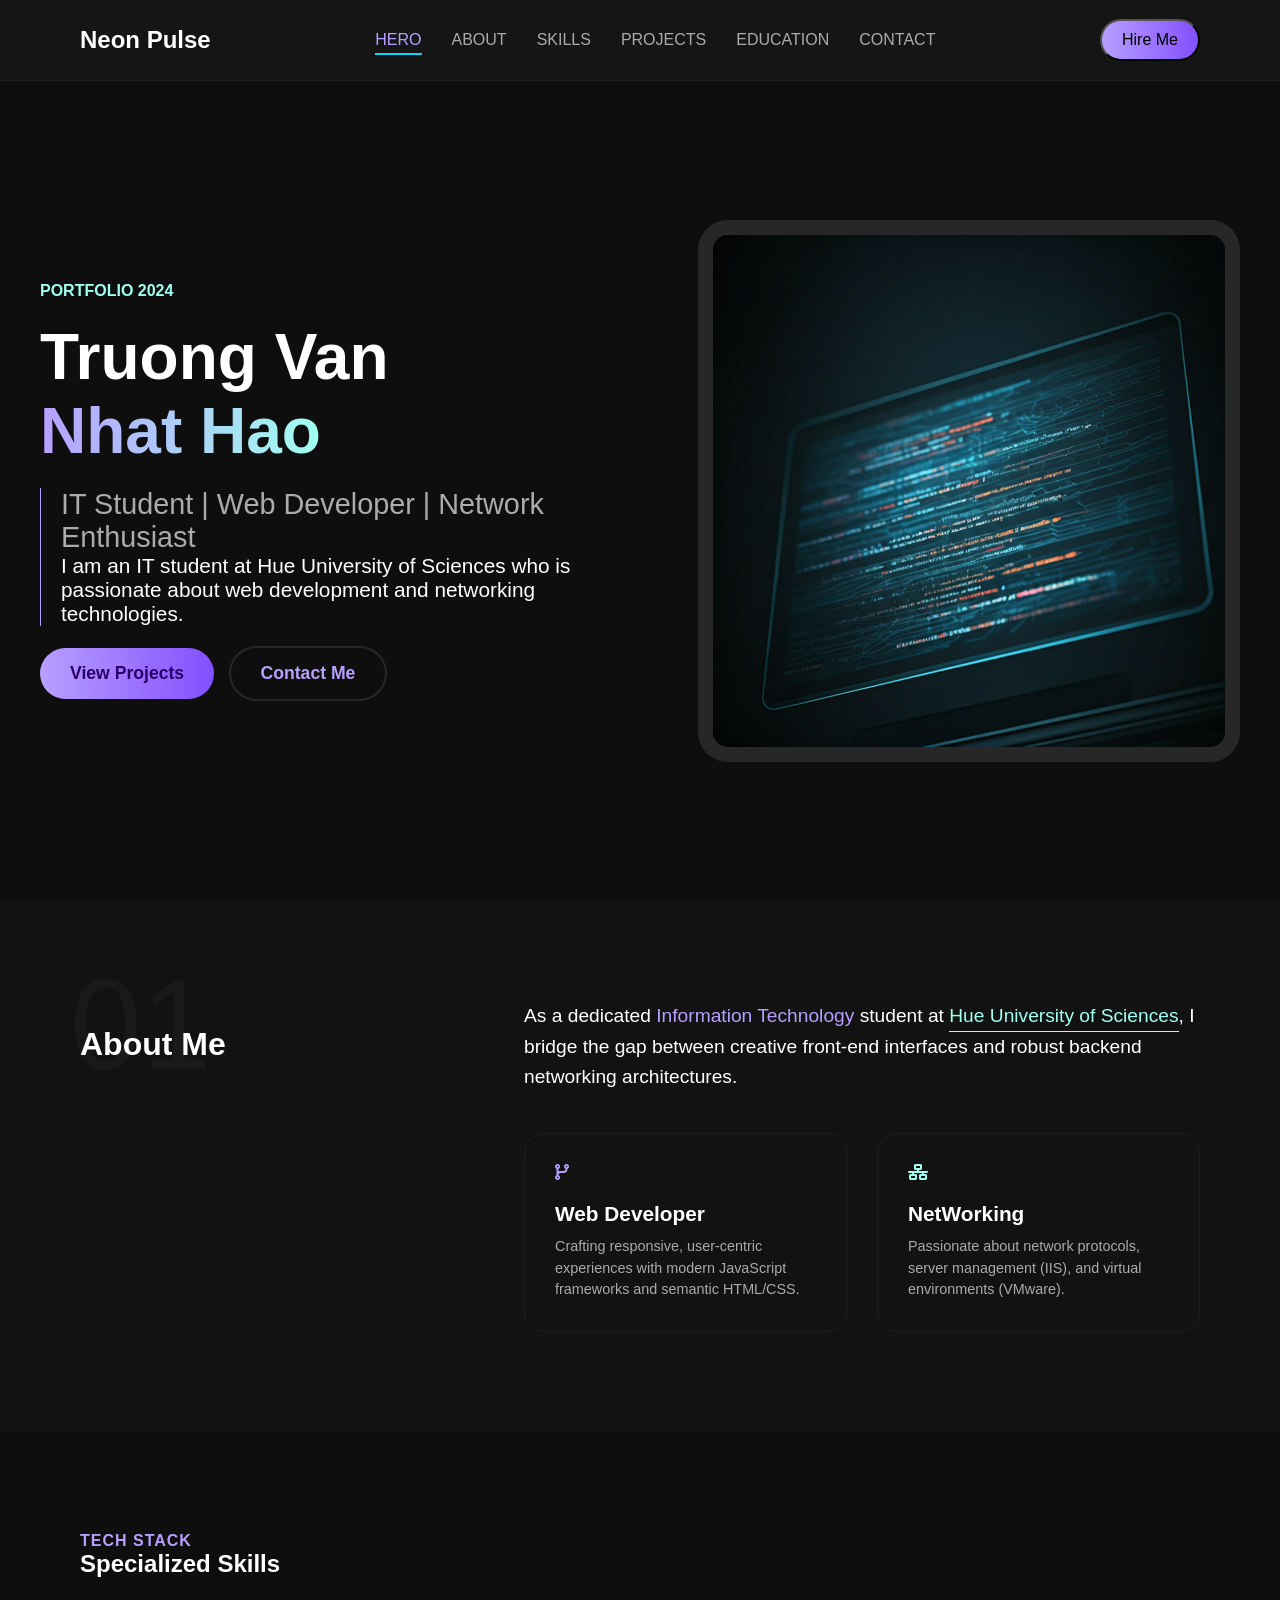
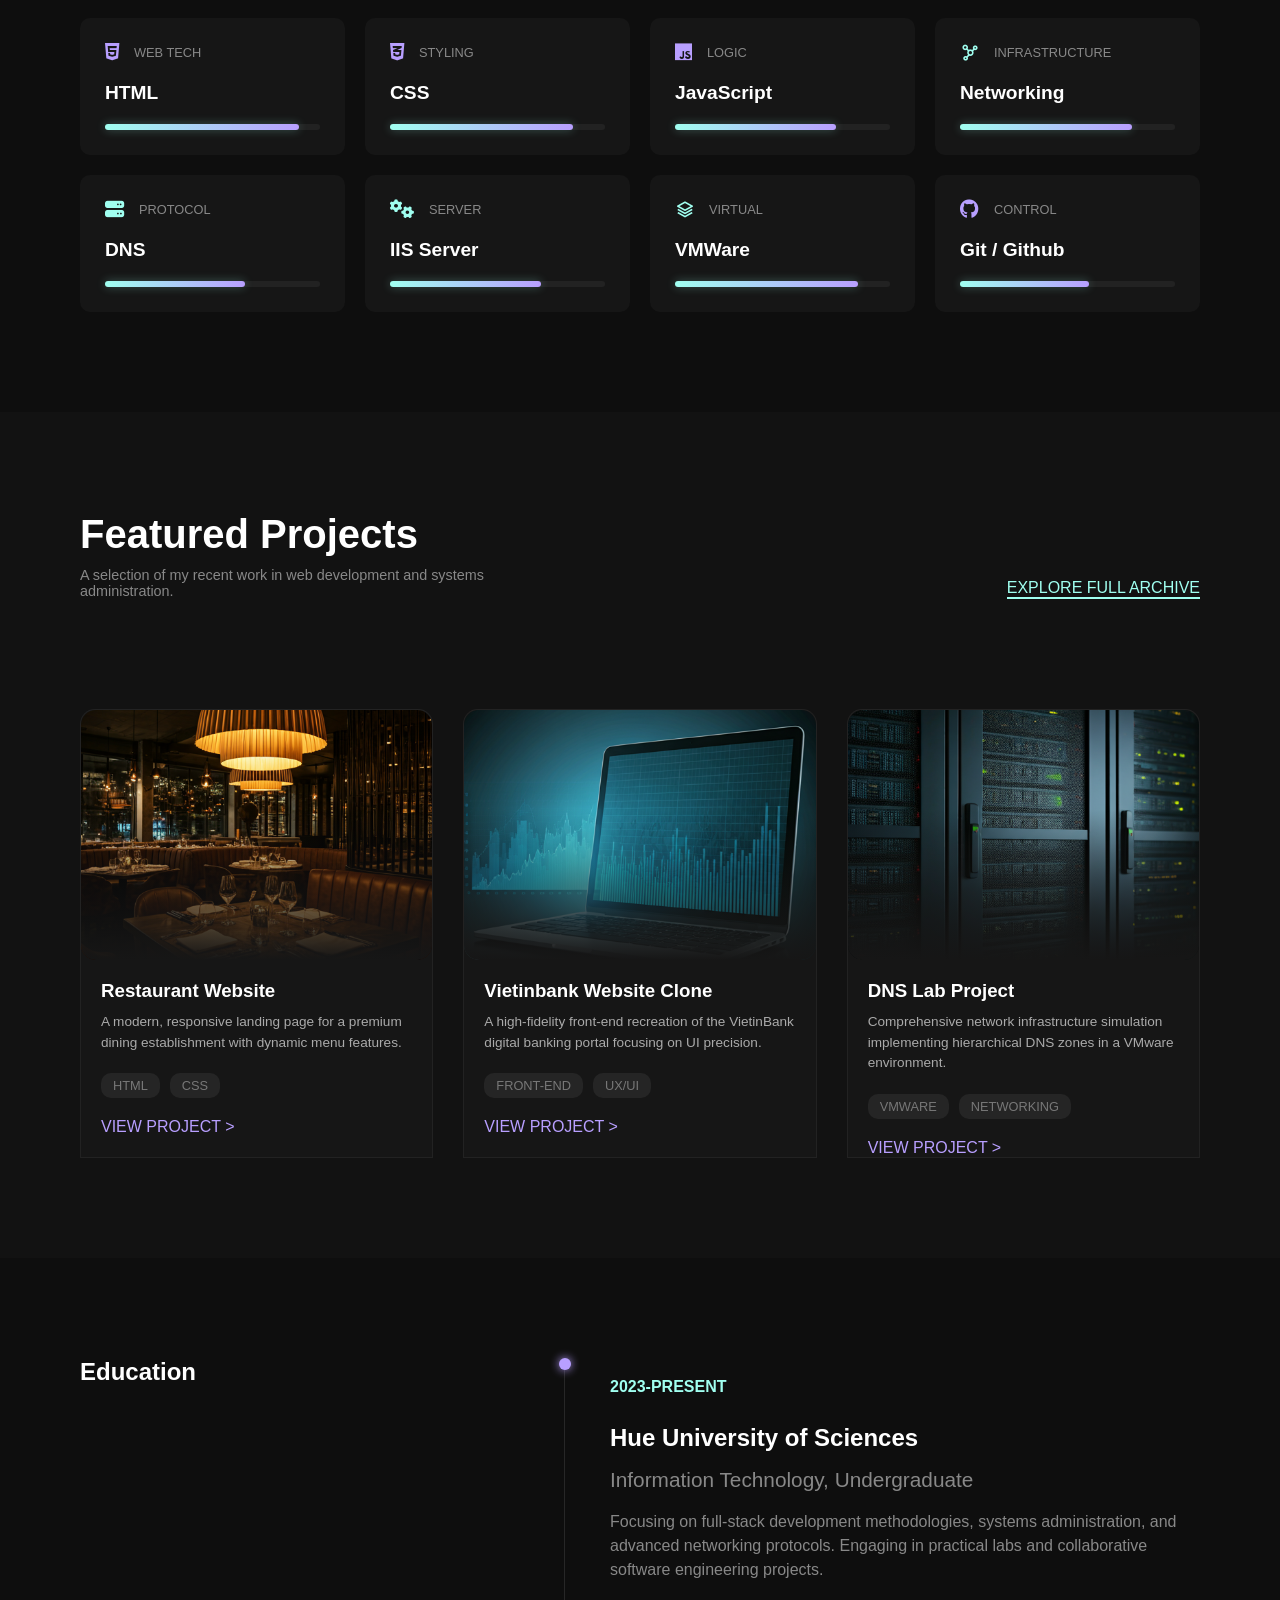
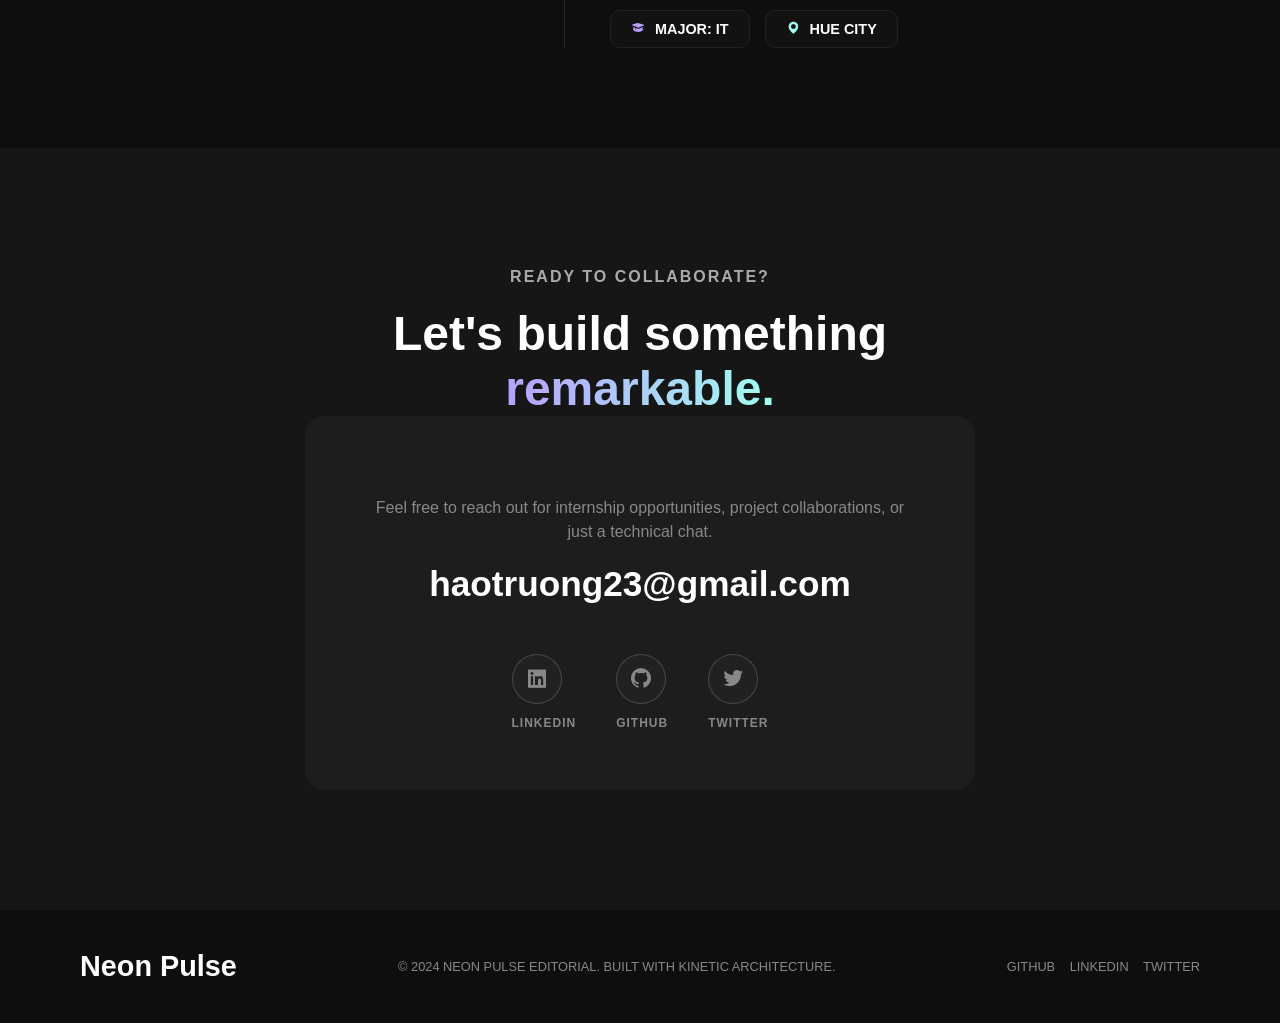
<file: index.html>
<!DOCTYPE html>
<html lang="en">

<head>
    <meta charset="UTF-8">
    <meta name="viewport" content="width=device-width, initial-scale=1.0">
    <link rel="stylesheet" href="assets/css/style.css">
    <link href='https://unpkg.com/boxicons@2.1.4/css/boxicons.min.css' rel='stylesheet'>
    <link rel="stylesheet" href="https://cdnjs.cloudflare.com/ajax/libs/font-awesome/6.5.1/css/all.min.css">
    <title>Document</title>
</head>

<body>
    <header class="header">
        <div class="header__container">
            <div class="header__logo">
                <a href="#" class="logo">Neon<span> Pulse</span></a>
            </div>
            <div class="header__menu">
                <ul class="menu__list">
                    <li class="menu__items"><a
                            style="color:#b89fff ; border-bottom: 2px solid rgb(11, 213, 248); padding-bottom: 5px;"
                            href="#">HERO</a></li>
                    <li class="menu__items"><a href="#">ABOUT</a></li>
                    <li class="menu__items"><a href="#">SKILLS</a></li>
                    <li class="menu__items"><a href="#">PROJECTS</a></li>
                    <li class="menu__items"><a href="#">EDUCATION</a></li>
                    <li class="menu__items"><a href="#">CONTACT</a></li>
                </ul>
            </div>
            <div class="header__action">
                <button class="action__hire">Hire Me</button>
            </div>
        </div>
    </header>
    <main class="main">
        <section class="hero">
            <div class="hero__container">
                <div class="hero__content">
                    <span class="hero__label">PORTFOLIO 2024</span>
                    <h1 class="hero__title"> Truong Van<br>
                        <span class="hero__tile__text">Nhat Hao</span>
                    </h1>
                    <div class="line-horizontal">
                        <p class="hero__subtitle">IT Student | Web Developer | Network Enthusiast</p>
                        <p class="hero__description">
                            I am an IT student at Hue University of Sciences who is passionate about web development and
                            networking technologies.
                        </p>
                    </div>

                    <div class="hero__actions">
                        <button class="action__view-projects">View Projects</button>
                        <button class="action__contact">Contact Me</button>
                    </div>
                </div>
                <div class="hero__visual">
                    <div class="visual__content">
                        <div class="visual__items">
                            <img src="assets/css/images/anh4.png" alt="Profile Image" class="visual__image">
                            <div class="status">
                                <span class="dot"></span>
                                AVAILABLE FOR INTERNSHIPS
                            </div>
                        </div>
                    </div>
                </div>
            </div>
        </section>
        <section class="about">
            <div class="about__container">
                <div class="about__left">
                    <span class="number">01</span>
                    <h1 class="about__title">About Me</h1>
                </div>
                <div class="about__right">
                    <p class="intro">As a dedicated <span style="color: #b89fff;">Information Technology</span> student
                        at
                        <span style="color: #a0fff0; border-bottom: 1px solid #a0fff0; padding-bottom: 5px;">Hue
                            University of Sciences</span>, I bridge the gap between creative
                        front-end interfaces and robust backend networking architectures.
                    </p>
                    <div class="about__exp">
                        <div class="exp__web-dev">
                            <div class="icon">
                                <i class="fa-solid fa-code-branch"></i>
                            </div>
                            <h3>Web Developer</h3>
                            <p>Crafting responsive, user-centric experiences with modern JavaScript frameworks and
                                semantic HTML/CSS.</p>
                        </div>
                        <div class="exp__networking">
                            <div class="icon">
                                <i class="fa-solid fa-network-wired"></i>
                            </div>
                            <h3>NetWorking</h3>
                            <p>Passionate about network protocols, server management (IIS), and virtual environments
                                (VMware).</p>
                        </div>
                    </div>
                </div>
            </div>
        </section>
        <section class="skill">
            <div class="skill__container">
                <span style="color: #b89fff; font-weight: bold; letter-spacing: 1px;">TECH STACK</span>
                <h1 class="skill__title">Specialized Skills</h1>

                <div class="skill__grid">
                    <div class="skill__items">
                        <div class="skill__items-header">
                            <i class="fa-brands fa-html5 purple-icon"></i>
                            <span class="skill__type">WEB TECH</span>
                        </div>
                        <h3>HTML</h3>
                        <div class="skill-progress">
                            <div class="progress-fill" style="width: 90%;"></div>
                        </div>
                    </div>

                    <div class="skill__items">
                        <div class="skill__items-header">
                            <i class="fa-brands fa-css3-alt purple-icon"></i>
                            <span class="skill__type">STYLING</span>
                        </div>
                        <h3>CSS</h3>
                        <div class="skill-progress">
                            <div class="progress-fill" style="width: 85%;"></div>
                        </div>
                    </div>

                    <div class="skill__items">
                        <div class="skill__items-header">
                            <i class="fa-brands fa-js purple-icon"></i>
                            <span class="skill__type">LOGIC</span>
                        </div>
                        <h3>JavaScript</h3>
                        <div class="skill-progress">
                            <div class="progress-fill" style="width: 75%;"></div>
                        </div>
                    </div>

                    <div class="skill__items">
                        <div class="skill__items-header">
                            <i class='bx bx-network-chart green-icon'></i>
                            <span class="skill__type">INFRASTRUCTURE</span>
                        </div>
                        <h3>Networking</h3>
                        <div class="skill-progress">
                            <div class="progress-fill" style="width: 80%;"></div>
                        </div>
                    </div>

                    <div class="skill__items">
                        <div class="skill__items-header">
                            <i class="fa-solid fa-server green-icon"></i>
                            <span class="skill__type">PROTOCOL</span>
                        </div>
                        <h3>DNS</h3>
                        <div class="skill-progress">
                            <div class="progress-fill" style="width: 65%;"></div>
                        </div>
                    </div>

                    <div class="skill__items">
                        <div class="skill__items-header">
                            <i class="fa-solid fa-gears green-icon"></i>
                            <span class="skill__type">SERVER</span>
                        </div>
                        <h3>IIS Server</h3>
                        <div class="skill-progress">
                            <div class="progress-fill" style="width: 70%;"></div>
                        </div>
                    </div>

                    <div class="skill__items">
                        <div class="skill__items-header">
                            <i class='bx bx-layer green-icon'></i>
                            <span class="skill__type">VIRTUAL</span>
                        </div>
                        <h3>VMWare</h3>
                        <div class="skill-progress">
                            <div class="progress-fill" style="width: 85%;"></div>
                        </div>
                    </div>

                    <div class="skill__items">
                        <div class="skill__items-header">
                            <i class="fa-brands fa-github purple-icon"></i>
                            <span class="skill__type">CONTROL</span>
                        </div>
                        <h3>Git / Github</h3>
                        <div class="skill-progress">
                            <div class="progress-fill" style="width: 60%;"></div>
                        </div>
                    </div>

                </div>
            </div>
        </section>
        <section class="project">
            <div class="project__container">
                <div class="project__header">
                    <div class="header__left">
                        <h1>Featured Projects</h1>
                        <p>A selection of my recent work in web development and systems administration.</p>
                    </div>
                    <a href="#" class="active__explore">EXPLORE FULL ARCHIVE</a>
                </div>
                <div class="project__grid">
                    <div class="project__items">
                        <div class="items__images">
                            <img src="assets/css/images/anh3.png" alt="">
                        </div>
                        <div class="text">
                            <h3>Restaurant Website</h3>
                            <p>
                                A modern, responsive landing page for a premium dining establishment with dynamic menu
                                features.
                            </p>
                        </div>
                        <div class="project__skills">
                            <span>HTML</span>
                            <span>CSS</span>
                        </div>
                        <a href="#">VIEW PROJECT ></a>
                    </div>
                    <div class="project__items">
                        <div class="items__images">
                            <img src="assets/css/images/anh2.png" alt="">
                        </div>
                        <div class="text">
                            <h3>Vietinbank Website Clone</h3>
                            <p>
                                A high-fidelity front-end recreation of the VietinBank digital banking portal focusing
                                on UI
                                precision.
                            </p>
                        </div>
                        <div class="project__skills">
                            <span>FRONT-END</span>
                            <span>UX/UI</span>
                        </div>
                        <a href="#">VIEW PROJECT ></a>
                    </div>
                    <div class="project__items">
                        <div class="items__images">
                            <img src="assets/css/images/anh1.png" alt="">
                        </div>
                        <div class="text">
                            <h3>DNS Lab Project</h3>
                            <p>
                                Comprehensive network infrastructure simulation implementing hierarchical DNS zones in a
                                VMware environment.
                            </p>
                        </div>
                        <div class="project__skills">
                            <span>VMWARE</span>
                            <span>NETWORKING</span>
                        </div>
                        <a href="#">VIEW PROJECT ></a>
                    </div>
                </div>
            </div>
        </section>
        <section class="education">
            <div class="edu__container">
                <div class="edu__left">
                    <h1>Education</h1>
                </div>

                <div class="edu__right">

                    <div class="edu__item">
                        <div class="dot"></div>
                        <div class="edu__content">
                            <span class="edu__date">2023-PRESENT</span>
                            <h2 class="edu__school">Hue University of Sciences</h2>
                            <p class="edu-degree">Information Technology, Undergraduate</p>

                            <p class="edu-description">
                                Focusing on full-stack development methodologies, systems administration,
                                and advanced networking protocols. Engaging in practical labs and
                                collaborative software engineering projects.
                            </p>

                            <div class="edu-tags">
                                <span class="edu-tag">
                                    <i class='bx bxs-graduation' style="color: #b89fff;"></i> MAJOR: IT
                                </span>
                                <span class="edu-tag">
                                    <i class='bx bxs-map' style="color: #a0fff0;"></i> HUE CITY
                                </span>
                            </div>
                        </div>
                    </div>
                </div>
            </div>
        </section>
        <section class="contact">
            <div class="contact__container">
                <span class="contact__label">READY TO COLLABORATE?</span>
                <h1 class="contact__title">
                    Let's build something <br> <span class="highlight">remarkable.</span>
                </h1>
                <div class="contact__content">
                    <p class="text">
                        Feel free to reach out for internship opportunities, project collaborations,
                        or just a technical chat.
                    </p>
                    <a href="#" class="email">haotruong23@gmail.com</a>
                    <div class="contact__socials">
                        <a href="#" class="social__icon">
                            <i class='bx bxl-linkedin-square' icon></i>
                            <span>LINKEDIN</span>
                        </a>
                        <a href="#" class="social__icon">
                            <i class='bx bxl-github'></i>
                            <span>GITHUB</span>
                        </a>
                        <a href="#" class="social__icon">
                            <i class='bx bxl-twitter'></i>
                            <span>TWITTER</span>
                        </a>
                    </div>
                </div>
            </div>
        </section>
    </main>
    <footer class="footer">
        <div class="footer__container">
            <div class="footer__logo">
                <h1> Neon Pulse</h1>
            </div>

            <div class="footer__text">
                © 2024 NEON PULSE EDITORIAL. BUILT WITH KINETIC ARCHITECTURE.
            </div>

            <div class="footer__links">
                <a href="#" class="footer__link">GITHUB</a>
                <a href="#" class="footer__link">LINKEDIN</a>
                <a href="#" class="footer__link">TWITTER</a>
            </div>
        </div>
    </footer>
</body>

</html>
</file>
<file: assets/css/style.css>
:root {
    --bg-main: #0e0e0e;
    --primary-gradient: linear-gradient(90deg, #b89fff, #834fff);
    --accent: #a0fff0;
    --text-muted: #adaaaa;
    --glass-bg: rgba(26, 26, 26, 0.6);
}

* {
    margin: 0;
    padding: 0;
    box-sizing: border-box;
    font-family: 'Space Grotesk', sans-serif;
}

body {
    overflow-x: hidden;
    background-color: var(--bg-main);
    color: #fff;
    height: 200vh;
}

.header {
    background: var(--glass-bg);
    border-bottom: 1px solid rgba(255, 255, 255, 0.05);
}

.header__container {
    max-width: 1200px;
    margin: 0 auto;
    padding: 0 40px;
    height: 80px;
    display: flex;
    justify-content: space-between;
    align-items: center;
}

.logo {
    font-family: 'Space Grotesk', sans-serif;
    color: #fff;
    font-size: 1.5rem;
    font-weight: 700;
}

.header__container a {
    text-decoration: none;
}

.header__container ul {
    list-style: none;
}

.menu__list {
    display: flex;
    gap: 30px;
}

.menu__items a {
    color: var(--text-muted);
    font-size: 1rem;
}

.action__hire {
    background: var(--primary-gradient);
    padding: 10px 20px;
    border-radius: 50px;
    cursor: pointer;
    font-size: 1rem;
}

.hero {
    min-height: calc(100vh - 80px);
    display: flex;
    align-items: center;
    padding: 60px 40px;
    background-color: #0e0e0e;
}

.hero__container {
    max-width: 1200px;
    margin: 0 auto;
    display: grid;
    grid-template-columns: 1.2fr 0.8fr;
    align-items: center;
    width: 100%;
    gap: 60px;
}

.hero__content {
    grid-row: 1 / 2;
    grid-column: 1 / 2;
    display: flex;
    flex-direction: column;
    gap: 20px;
}

.hero__visual {
    width: 100%;
}

.visual__content {
    width: 100%;
    aspect-ratio: 1 / 1;
    border-radius: 30px;
    overflow: hidden;
    position: relative;
    border: 15px solid rgba(255, 255, 255, 0.1);
}

.hero__container .hero__label {
    color: var(--accent);
    font-size: 1rem;
    font-weight: bold;
}

.hero__container .hero__title {
    font-size: 4rem;
    font-weight: 700;
}

.hero__title span {
    background: linear-gradient(90deg, #b89fff 0%, #a0fff0 100%);
    -webkit-background-clip: text;
    -webkit-text-fill-color: transparent;
}

.hero__subtitle {
    color: var(--text-muted);
    font-size: 1.8rem;
}

.hero__description {
    font-size: 1.3rem;
}

.action__view-projects {
    background: var(--primary-gradient);
    padding: 15px 30px;
    border-radius: 50px;
    cursor: pointer;
    font-size: 1.1rem;
    border: none;
    color: #2d0066;
    font-weight: bold;
}

.action__contact {
    background-color: #0e0e0e;
    border: 2px solid rgba(255, 255, 255, 0.1);
    padding: 15px 30px;
    border-radius: 50px;
    cursor: pointer;
    font-size: 1.1rem;
    color: #b89fff;
    margin-left: 10px;
    font-weight: bold;
}

.line-horizontal {
    padding-left: 20px;
    border-left: 1px solid #b89fff;
}

.about {
    padding: 100px 0;
    background-color: #121212;
    width: 100%;
}

.about__container {
    max-width: 1200px;
    margin: 0 auto;
    padding: 0 40px;
    display: grid;
    grid-template-columns: 0.7fr 1.3fr;
    gap: 80px;
}

.about__left {
    position: relative;
}

.number {
    position: absolute;
    top: -40px;
    left: -10px;
    font-size: 8rem;
    color: rgba(255, 255, 255, 0.03);
    z-index: 1;
    line-height: 1;
}

.about__title {
    position: relative;
    z-index: 2;
    font-size: 2rem;
    color: #fff;
    margin-top: 25px;
}

.about__right .intro {
    font-size: 1.2rem;
    line-height: 1.6;
    margin-bottom: 40px;
}

.about__exp {
    display: grid;
    grid-template-columns: 1fr 1fr;
    gap: 30px;
}

.exp__web-dev {
    border-radius: 20px;
    border: 1px solid rgba(255, 255, 255, 0.05);
    padding: 30px;
}

.exp__networking {
    border-radius: 20px;
    border: 1px solid rgba(255, 255, 255, 0.05);
    padding: 30px;
}

.exp__web-dev .icon {
    color: #b89fff;
    margin-bottom: 20px;
}

.exp__networking .icon {
    color: #a0fff0;
    margin-bottom: 20px;
}

.about__exp h3 {
    margin-bottom: 10px;
    font-size: 1.3rem;
    color: #fff;
}

.about__exp p {
    font-size: 0.9rem;
    line-height: 1.5;
    color: var(--text-muted);
}

.skill {
    padding: 100px 0;
}

.skill__container {
    max-width: 1200px;
    margin: 0 auto;
    padding: 0 40px;
}

.skill__grid {
    display: grid;
    grid-template-columns: repeat(4, 1fr);
    gap: 20px;
    margin-top: 40px;
}

.skill__items {
    background: #161616;
    padding: 25px;
    border-radius: 10px;
    position: relative;
}

.skill__items-header {
    display: flex;
    align-items: center;
    gap: 15px;
    margin-bottom: 20px;
    font-size: 1.2rem;
}

.purple-icon {
    color: #b89fff;
}

.green-icon {
    color: var(--accent);
}

.skill__type {
    font-size: 0.8rem;
    color: #888;
}

.skill__items h3 {
    font-size: 1.2rem;
    margin-bottom: 20px;
    font-weight: bold;
}

.skill-progress {
    width: 100%;
    height: 6px;
    background-color: #222;
    border-radius: 10px;
}

.progress-fill {
    height: 100%;
    background: linear-gradient(90deg, #a0fff0, #b89fff);
    border-radius: 10px;
    box-shadow: 0 0 10px rgba(160, 255, 240, 0.3)
}

.project {
    padding: 100px 0;
    background-color: #121212;
    width: 100%;
}

.project__container {
    max-width: 1200px;
    padding: 0 40px;
    margin: 0 auto;
    width: 100%;
    box-sizing: border-box;
}

.project__header {
    display: flex;
    justify-content: space-between;
    align-items: flex-end;
    padding-bottom: 60px;
}

.project__header h1 {
    font-size: 2.5rem;
    color: #ffffff;
    margin-bottom: 10px;
}

.project__header p {
    color: #888888;
    max-width: 450px;
    font-size: 0.9rem;
}

.project__header a {
    text-decoration: none;
    color: var(--accent);
    border-bottom: 2px solid var(--accent);
}

.project__grid {
    display: grid;
    grid-template-columns: repeat(3, 1fr);
    gap: 30px;
    width: 100%;
    margin-top: 50px;
}

.items__images {
    width: 100%;
    height: 250px;
    overflow: hidden;
    position: relative;
    border-radius: 15px;
}

.items__images img {
    width: 100%;
    height: 100%;
    object-fit: cover;
    display: block;
}

.project__items {
    background-color: #161616;
    border-radius: 15px 15px 0 0;
    border: 1px solid rgba(255, 255, 255, 0.05);
    transition: transform 0.3s ease;
    overflow: hidden;
}

.items__images::after {
    content: '';
    position: absolute;
    bottom: 0;
    left: 0;
    width: 100%;
    height: 60%;
    background: linear-gradient(to top, #161616, transparent);
}

.text {
    padding: 20px;
}

.text h3 {
    color: #fff;
    margin-bottom: 10px;
}

.text p {
    color: #aaa;
    font-size: 0.85rem;
    line-height: 1.5;
}

.project__skills {
    display: flex;
    gap: 10px;
    margin-bottom: 20px;
    margin-left: 20px;
}

.project__skills span {
    background: #252525;
    color: #777;
    border-radius: 10px;
    font-size: 0.8rem;
    padding: 5px 12px;
}

.project__items a {
    padding-left: 20px;
    color: #b89fff;
    text-decoration: none;
}

.education {
    padding: 100px 0;
}

.edu__container {
    max-width: 1200px;
    margin: 0 auto;
    display: grid;
    grid-template-columns: 0.8fr 1.2fr;
    gap: 60px;
    padding: 0 40px;
}

.edu__right {
    position: relative;
    border-left: 1px solid rgba(255, 255, 255, 0.1);
    padding-left: 45px;
}

.edu__content {
    display: flex;
    flex-direction: column;
    gap: 8px;
}

.dot {
    position: absolute;
    left: -6px;
    width: 12px;
    height: 12px;
    background-color: #b89fff;
    border-radius: 50px;
    box-shadow: 0 0 10px #b89fff;
}

.edu__date {
    color: var(--accent);
    padding: 20px 0;
    font-size: 1rem;
    font-weight: bold;
}

.edu-tags {
    margin-top: 20px;
    display: flex;
    gap: 15px;
}

.edu-tag {
    background-color: #121212;
    border: 1px solid #222;
    border-radius: 10px;
    padding: 10px 20px;
    display: flex;
    align-items: center;
    gap: 10px;
    font-weight: bold;
    font-size: 0.9rem;
}

.edu-degree {
    color: #888;
    font-size: 1.3rem;
    padding: 8px 0 10px 0;
}

.edu-description {
    color: #888;
    line-height: 1.5;
}

.contact {
    background-color: #161616;
    padding: 120px 0;
    width: 100%;
    text-align: center;
}

.contact__label {
    color: var(--text-muted);
    font-size: 1rem;
    font-weight: bold;
    letter-spacing: 2px;
    display: block;
    margin-bottom: 20px;
}

.contact__title {
    font-size: 3rem;
}

.highlight {
    background: linear-gradient(90deg, #b89fff, #a0fff0);
    -webkit-background-clip: text;
    -webkit-text-fill-color: transparent;
}

.contact__container {
    max-width: 750px;
    margin: 0 auto;
    padding: 0 40px;
}

.contact__content {
    padding: 60px 40px;
    border-radius: 20px;
    transition: transform 0.3s ease;
    background: rgba(255, 255, 255, 0.03);

}

.contact__content:hover {
    transform: translateY(-5px);
    border-color: rgba(184, 159, 255, 0.2);
}

.contact__content .text {
    color: #888;
    line-height: 1.5;
}

.email {
    display: block;
    text-decoration: none;
    font-weight: bold;
    font-size: 2.2rem;
    color: #fff;
    margin-bottom: 50px;
    transition: color 0.3s ease;
}

.email:hover {
    color: var(--accent);
}

.contact__socials {
    display: flex;
    justify-content: center;
    gap: 40px;
}

.social__icon {
    text-decoration: none;
    color: #fff;
    display: flex;
    flex-direction: column;
    gap: 12px;
    transition: all 0.3s ease;
}

.social__icon i {
    width: 50px;
    height: 50px;
    display: flex;
    align-items: center;
    justify-content: center;
    border-radius: 50%;
    border: 1px solid rgba(173, 170, 170, 0.3);
    background: rgba(255, 255, 255, 0.02);
    font-size: 1.5rem;
    color: #888;
    transition: all 0.3s ease;
}

.social__icon span {
    font-size: 0.75rem;
    font-weight: bold;
    letter-spacing: 1px;
    color: #888;
}

.footer {
    padding: 40px 0;
}

.footer__container {
    max-width: 1200px;
    margin: 0 auto;
    padding: 0 40px;
    display: flex;
    justify-content: space-between;
    align-items: center;
}

.footer__logo {
    font-size: 0.9rem;
}

.footer__text {
    color: #888;
    font-size: 0.8rem;
}

.footer__link {
    text-decoration: none;
    color: #888;
    margin-left: 10px;
    font-size: 0.8rem;
}
</file>
